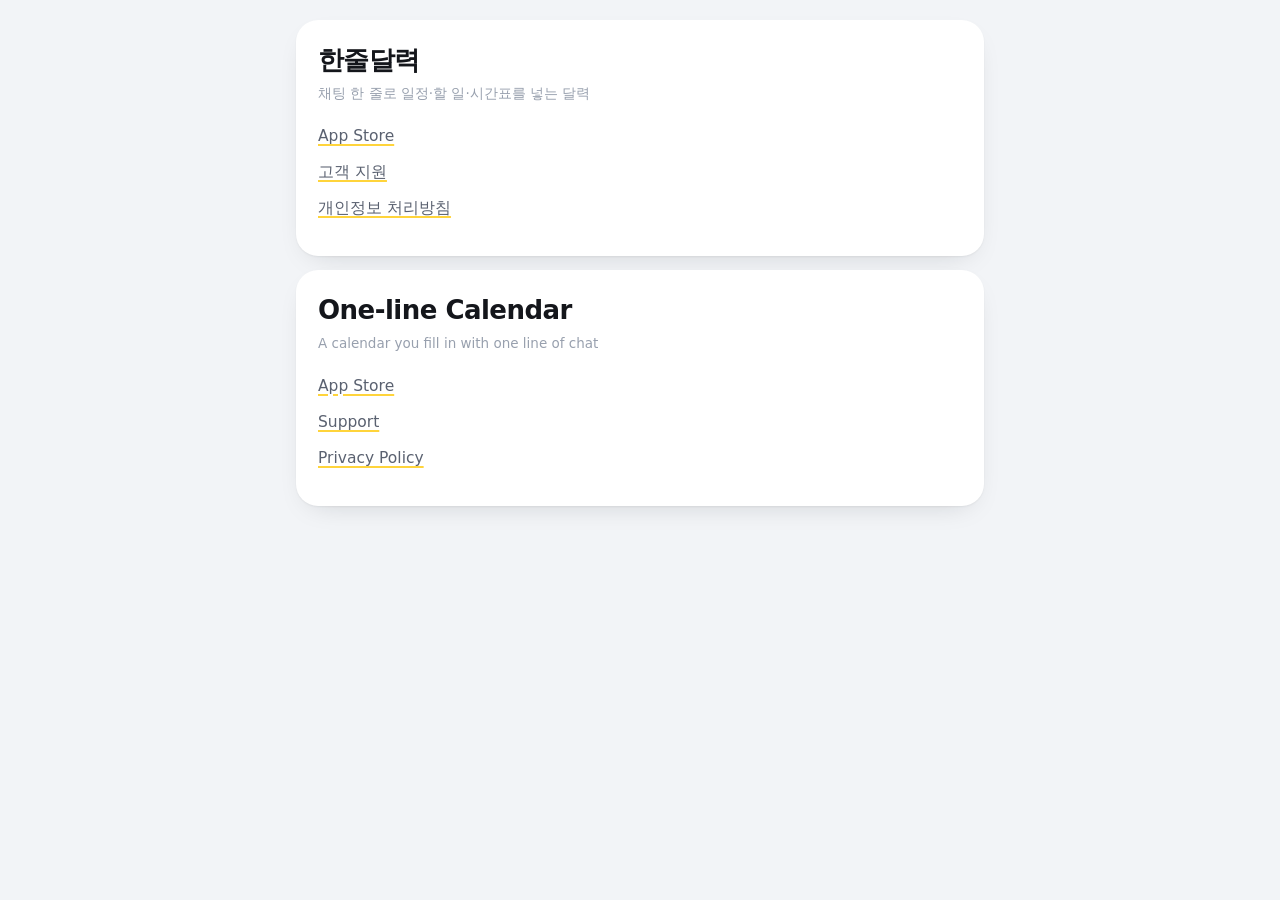
<file: index.html>
<!doctype html>
<html lang="ko">
<head>
<meta charset="utf-8">
<meta name="viewport" content="width=device-width,initial-scale=1,viewport-fit=cover">
<title>한줄달력</title>
<meta name="description" content="채팅 한 줄로 일정·할 일·시간표를 넣는 달력">
<link rel="icon" href="icons/icon.svg?v=2" type="image/svg+xml">
<link rel="stylesheet" href="page.css">
</head>
<body>
<main>
<article class="card" lang="ko">
  <h1>한줄달력</h1>
  <p class="meta">채팅 한 줄로 일정·할 일·시간표를 넣는 달력</p>
  <p><a href="https://apps.apple.com/app/id6819221880">App Store</a></p>
  <p><a href="support.html">고객 지원</a></p>
  <p><a href="privacy.html">개인정보 처리방침</a></p>
</article>

<article class="card" lang="en">
  <h1>One-line Calendar</h1>
  <p class="meta">A calendar you fill in with one line of chat</p>
  <p><a href="https://apps.apple.com/app/id6819221880">App Store</a></p>
  <p><a href="support.html#en">Support</a></p>
  <p><a href="privacy.html#en">Privacy Policy</a></p>
</article>
</main>
</body>
</html>
</file>
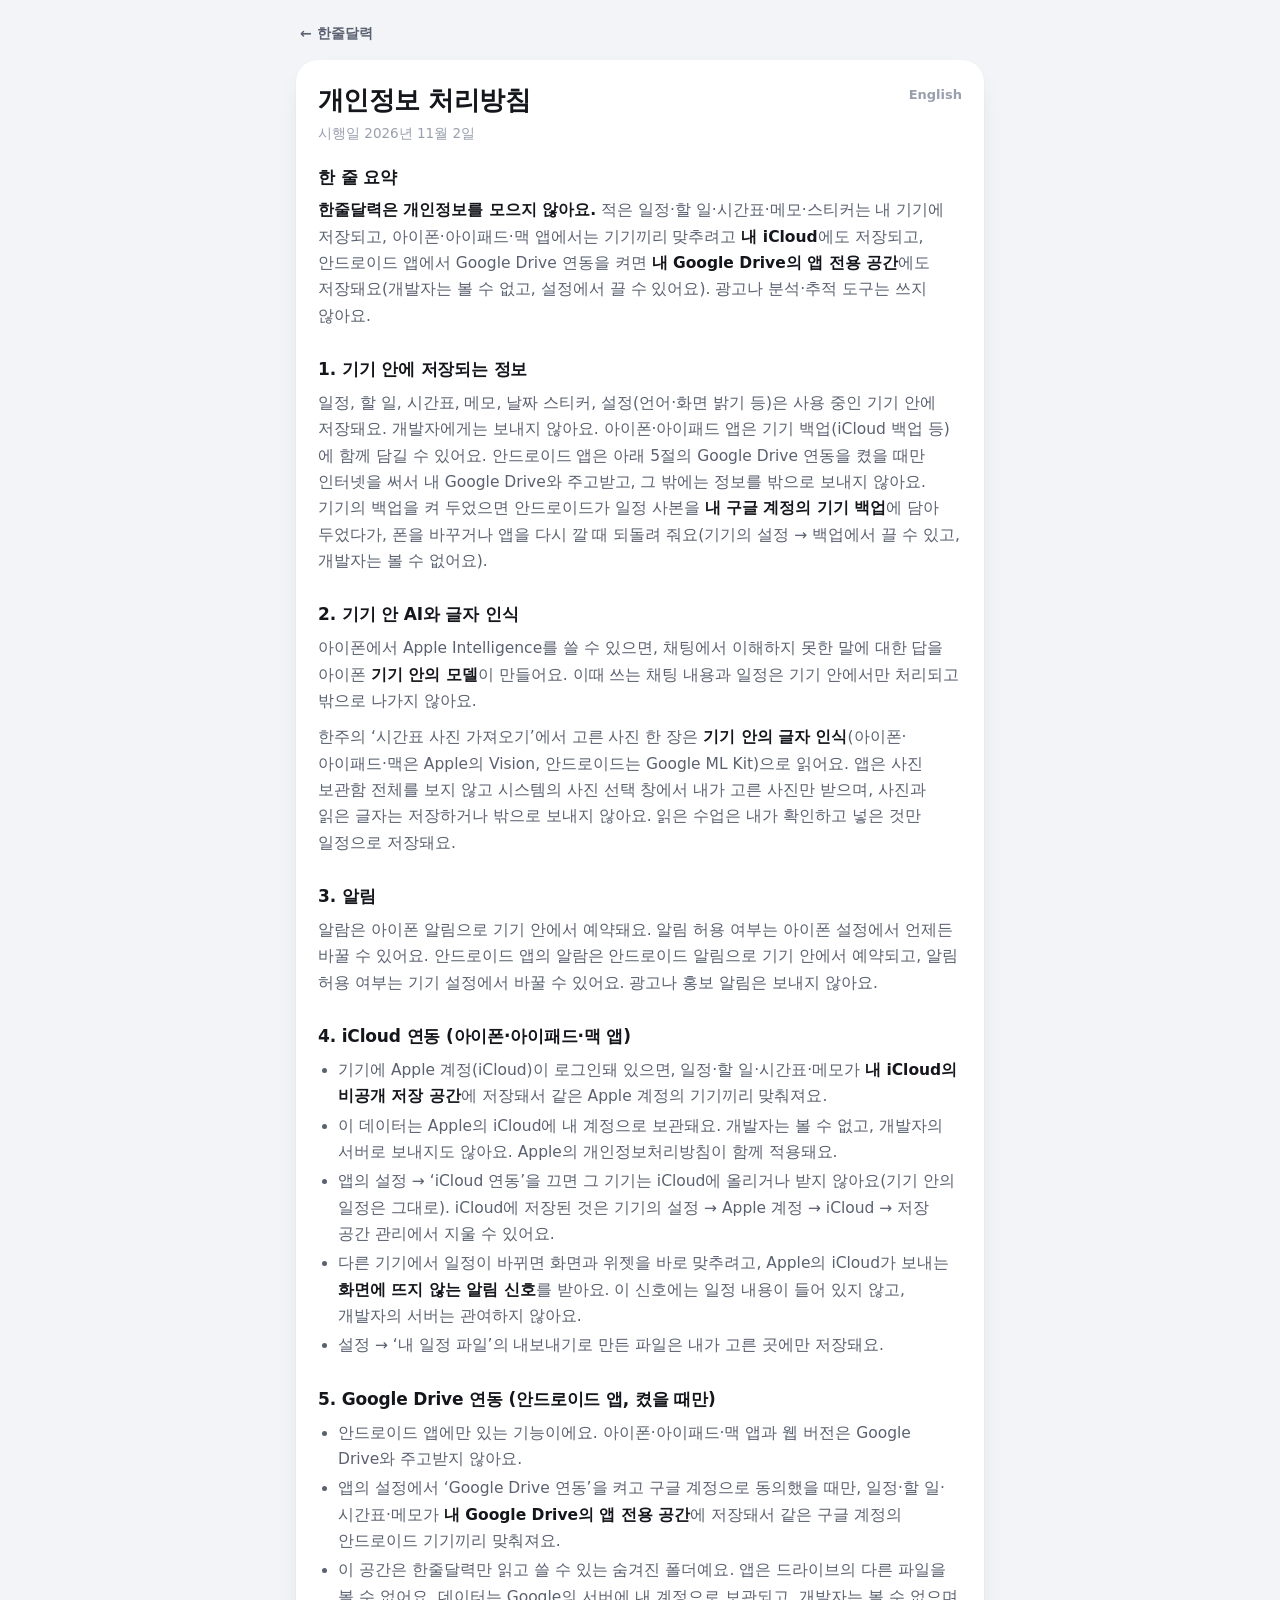
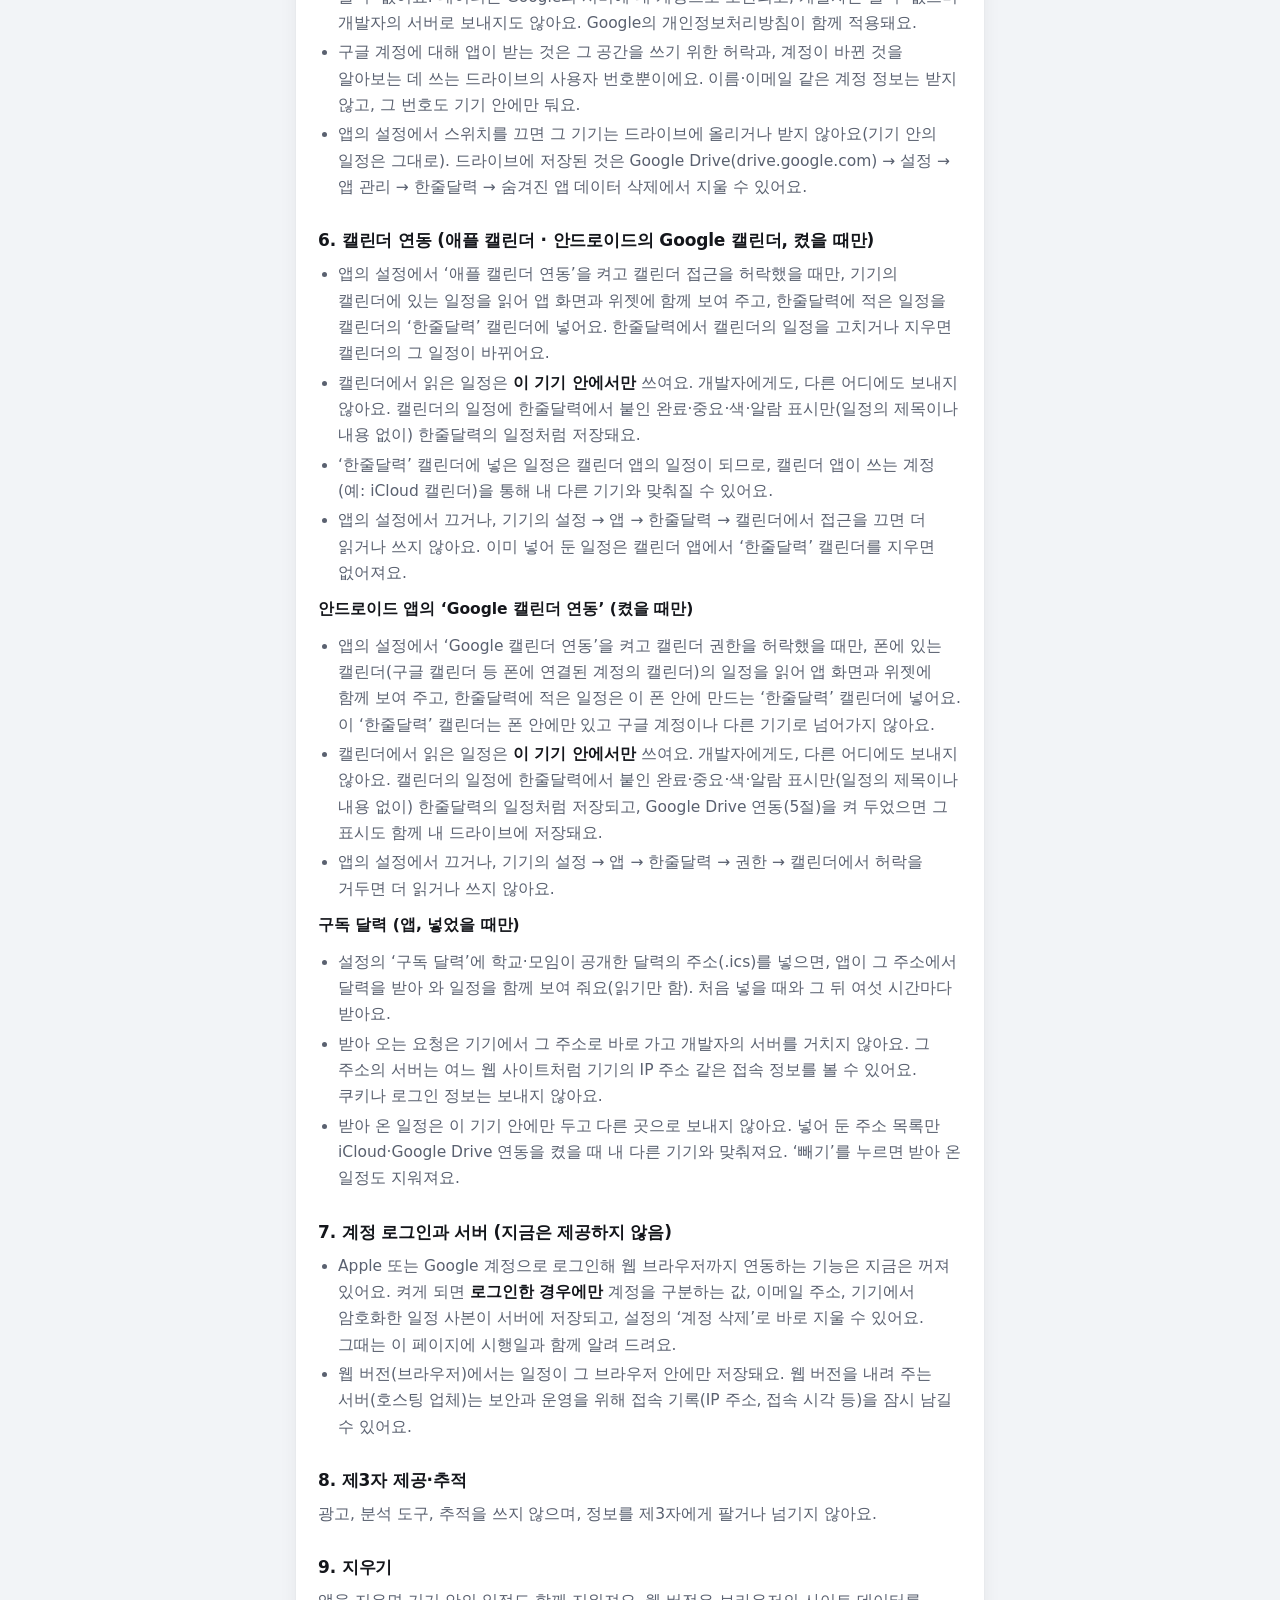
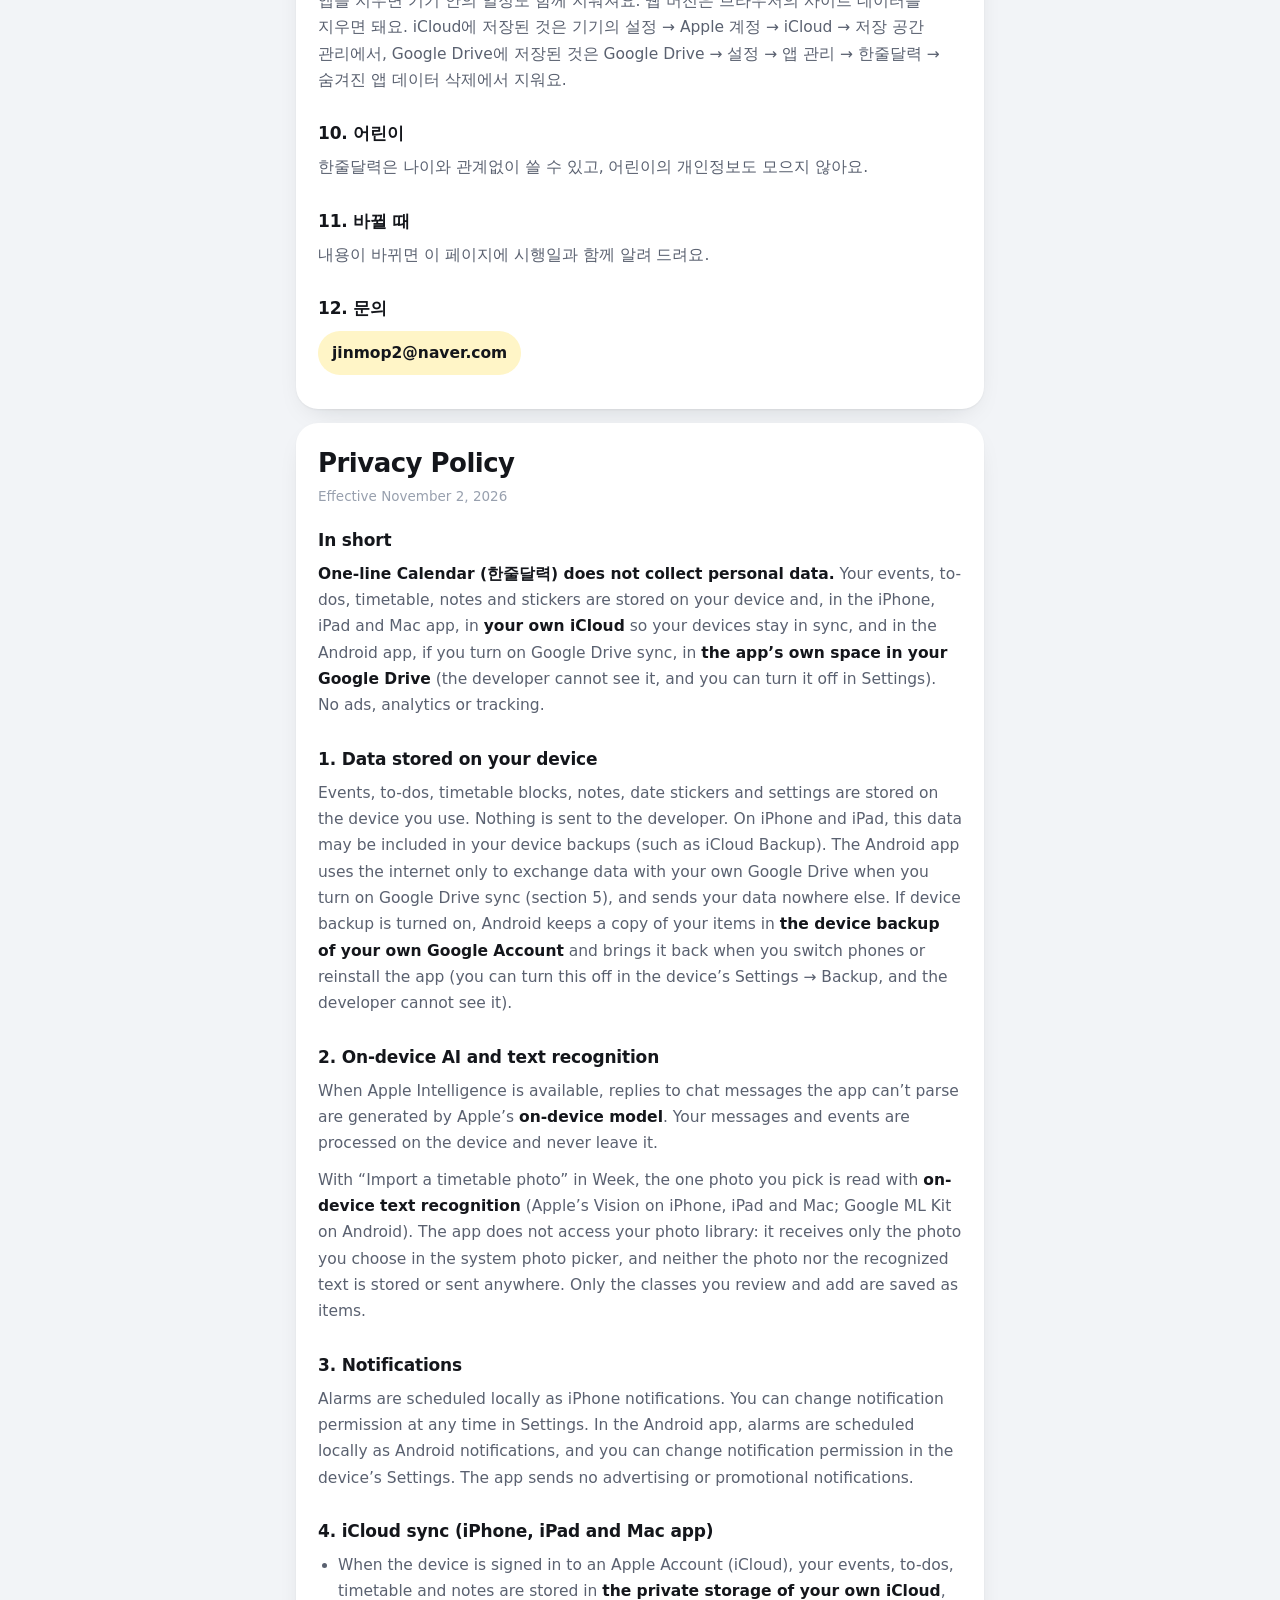
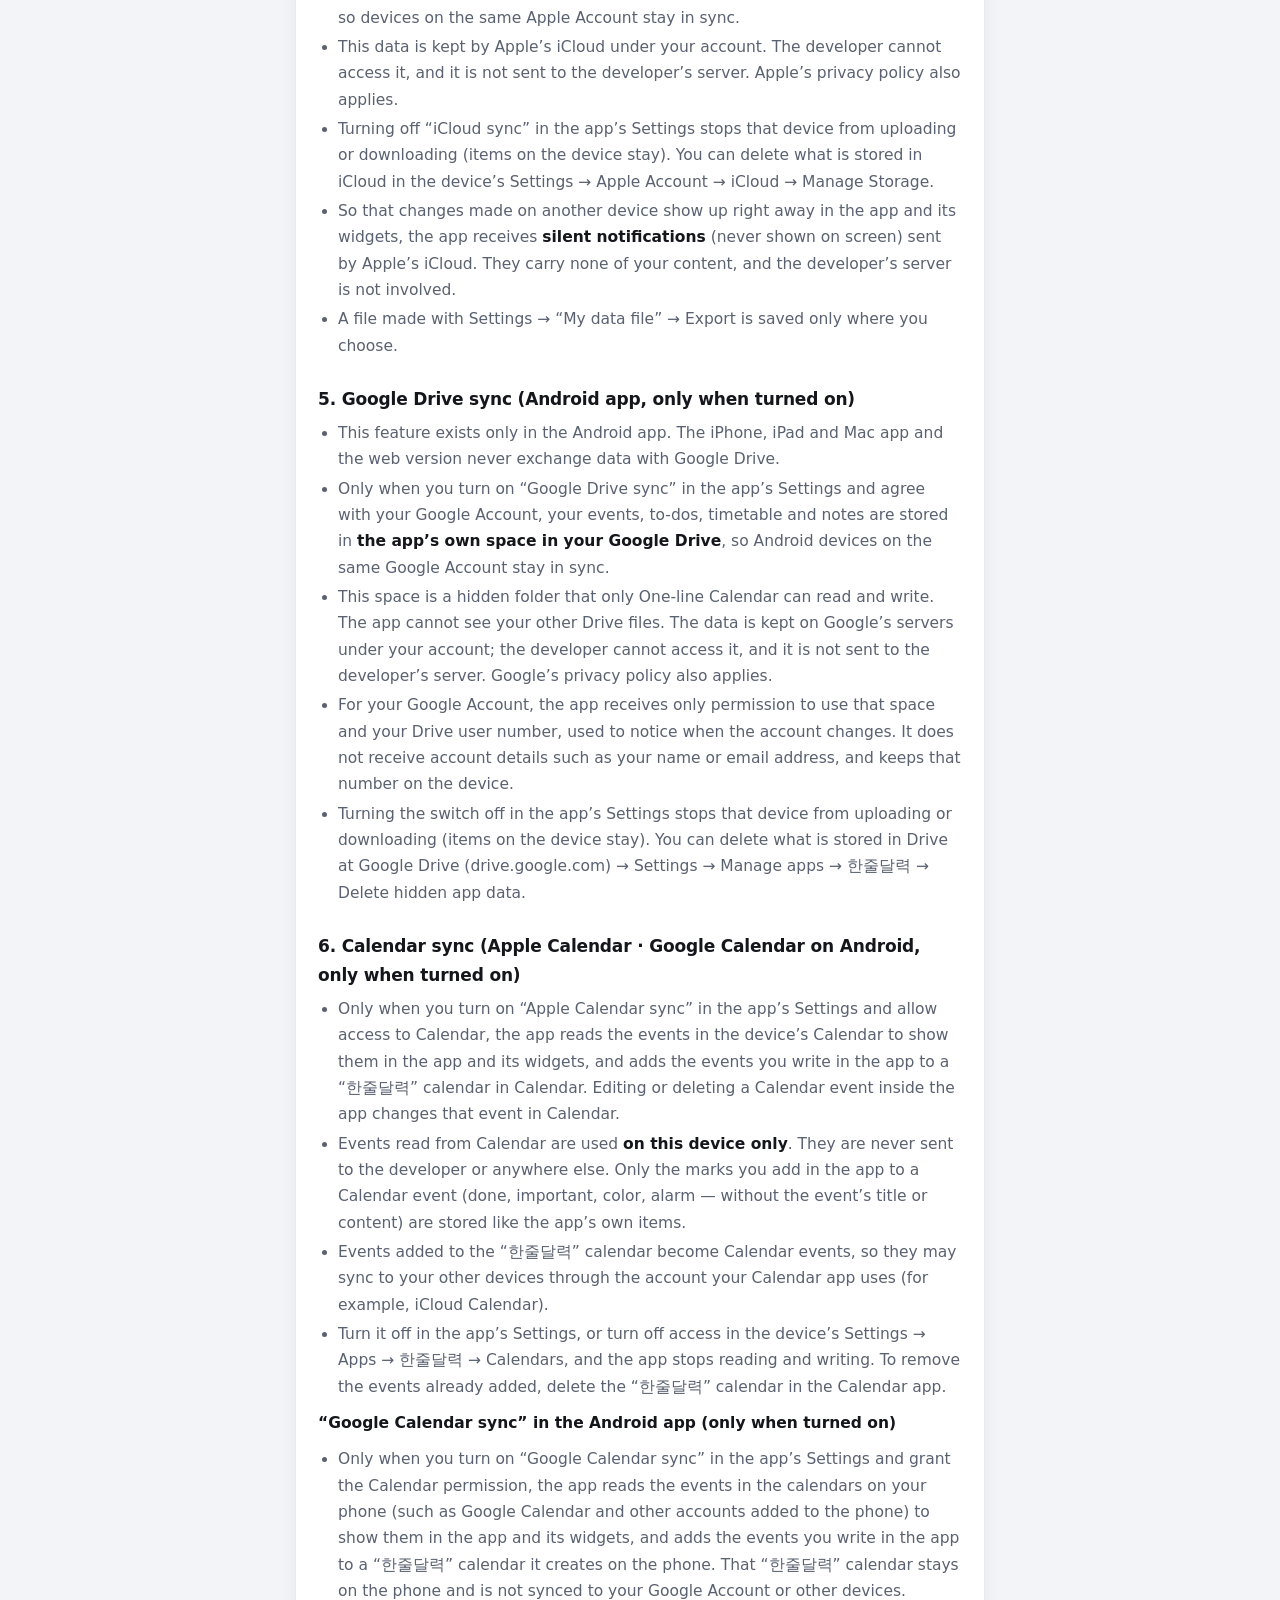
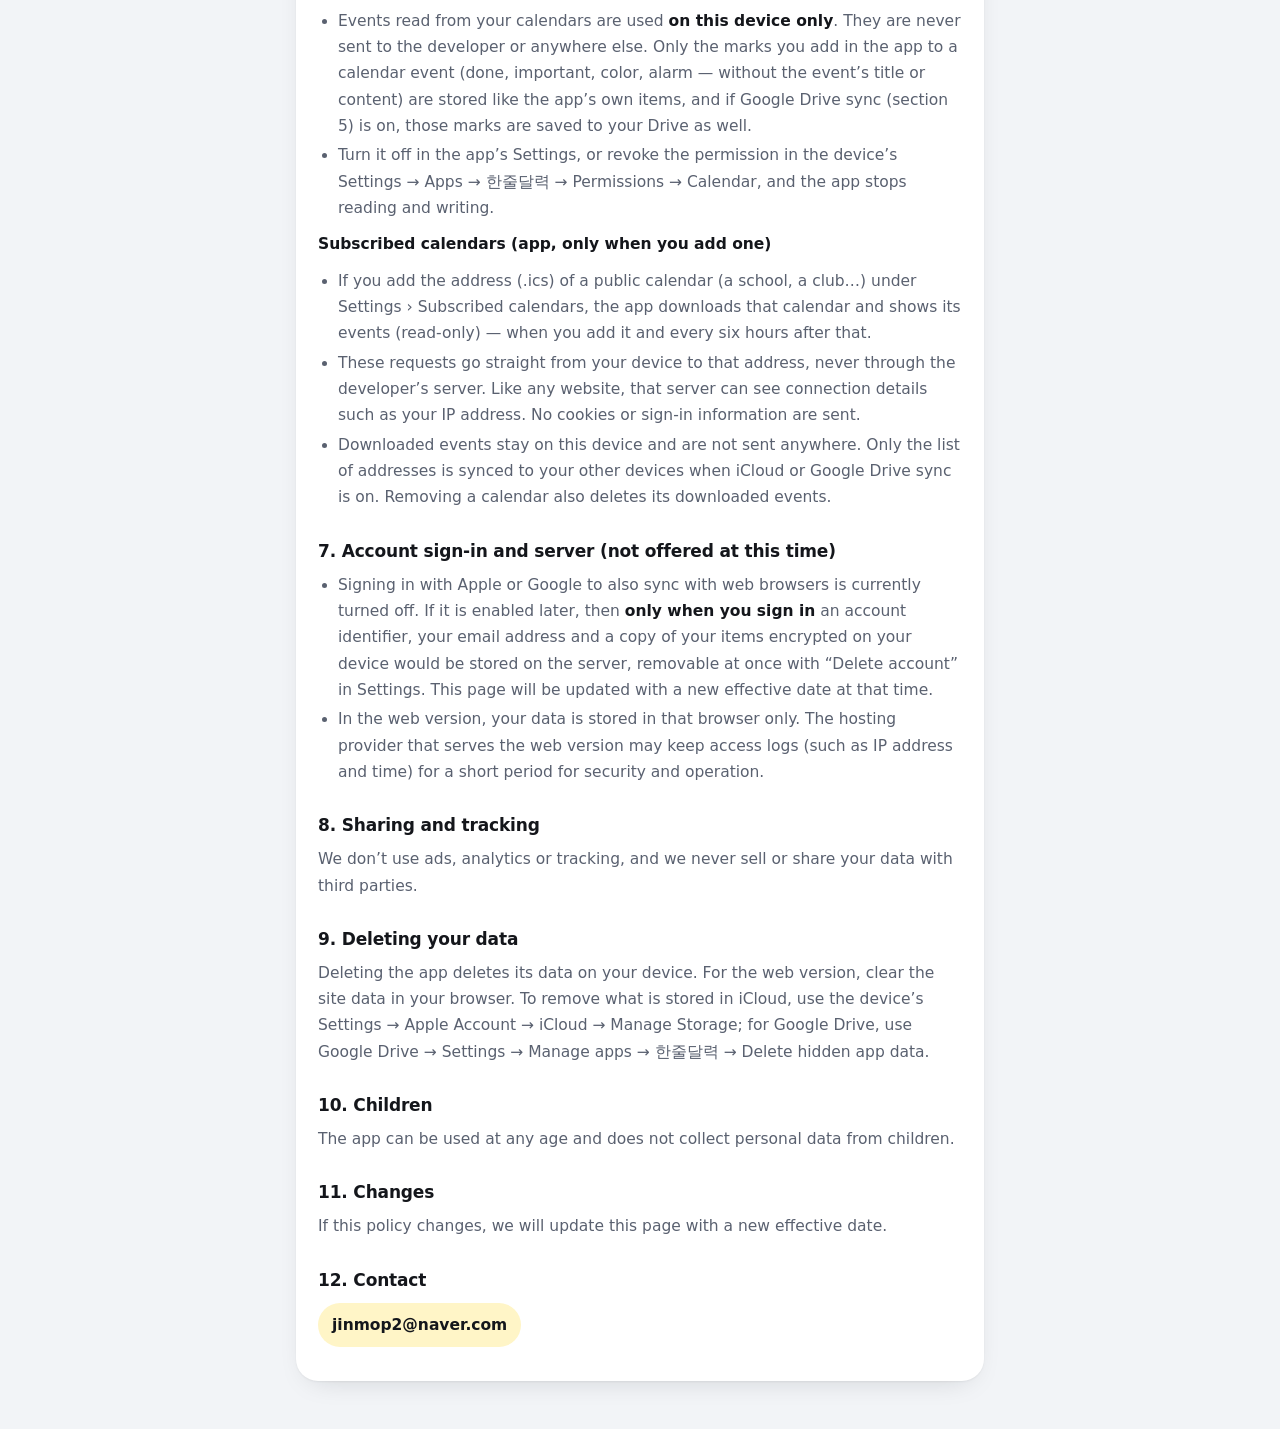
<file: privacy.html>
<!doctype html>
<html lang="ko">
<head>
<meta charset="utf-8">
<meta name="viewport" content="width=device-width,initial-scale=1,viewport-fit=cover">
<title>개인정보 처리방침 · 한줄달력</title>
<meta name="description" content="한줄달력 개인정보 처리방침">
<link rel="icon" href="icons/icon.svg?v=2" type="image/svg+xml">
<link rel="stylesheet" href="page.css">
</head>
<body>
<main>
<a class="back" href="./">← 한줄달력</a>

<article class="card" lang="ko">
  <a class="lang" href="#en">English</a>
  <h1>개인정보 처리방침</h1>
  <p class="meta">시행일 2026년 11월 2일</p>

  <h2>한 줄 요약</h2>
  <p><b>한줄달력은 개인정보를 모으지 않아요.</b> 적은 일정·할 일·시간표·메모·스티커는 내 기기에 저장되고, 아이폰·아이패드·맥 앱에서는 기기끼리 맞추려고 <b>내 iCloud</b>에도 저장되고, 안드로이드 앱에서 Google Drive 연동을 켜면 <b>내 Google Drive의 앱 전용 공간</b>에도 저장돼요(개발자는 볼 수 없고, 설정에서 끌 수 있어요). 광고나 분석·추적 도구는 쓰지 않아요.</p>

  <h2>1. 기기 안에 저장되는 정보</h2>
  <p>일정, 할 일, 시간표, 메모, 날짜 스티커, 설정(언어·화면 밝기 등)은 사용 중인 기기 안에 저장돼요. 개발자에게는 보내지 않아요. 아이폰·아이패드 앱은 기기 백업(iCloud 백업 등)에 함께 담길 수 있어요. 안드로이드 앱은 아래 5절의 Google Drive 연동을 켰을 때만 인터넷을 써서 내 Google Drive와 주고받고, 그 밖에는 정보를 밖으로 보내지 않아요. 기기의 백업을 켜 두었으면 안드로이드가 일정 사본을 <b>내 구글 계정의 기기 백업</b>에 담아 두었다가, 폰을 바꾸거나 앱을 다시 깔 때 되돌려 줘요(기기의 설정 → 백업에서 끌 수 있고, 개발자는 볼 수 없어요).</p>

  <h2>2. 기기 안 AI와 글자 인식</h2>
  <p>아이폰에서 Apple Intelligence를 쓸 수 있으면, 채팅에서 이해하지 못한 말에 대한 답을 아이폰 <b>기기 안의 모델</b>이 만들어요. 이때 쓰는 채팅 내용과 일정은 기기 안에서만 처리되고 밖으로 나가지 않아요.</p>
  <p>한주의 ‘시간표 사진 가져오기’에서 고른 사진 한 장은 <b>기기 안의 글자 인식</b>(아이폰·아이패드·맥은 Apple의 Vision, 안드로이드는 Google ML Kit)으로 읽어요. 앱은 사진 보관함 전체를 보지 않고 시스템의 사진 선택 창에서 내가 고른 사진만 받으며, 사진과 읽은 글자는 저장하거나 밖으로 보내지 않아요. 읽은 수업은 내가 확인하고 넣은 것만 일정으로 저장돼요.</p>

  <h2>3. 알림</h2>
  <p>알람은 아이폰 알림으로 기기 안에서 예약돼요. 알림 허용 여부는 아이폰 설정에서 언제든 바꿀 수 있어요. 안드로이드 앱의 알람은 안드로이드 알림으로 기기 안에서 예약되고, 알림 허용 여부는 기기 설정에서 바꿀 수 있어요. 광고나 홍보 알림은 보내지 않아요.</p>

  <h2>4. iCloud 연동 (아이폰·아이패드·맥 앱)</h2>
  <ul>
    <li>기기에 Apple 계정(iCloud)이 로그인돼 있으면, 일정·할 일·시간표·메모가 <b>내 iCloud의 비공개 저장 공간</b>에 저장돼서 같은 Apple 계정의 기기끼리 맞춰져요.</li>
    <li>이 데이터는 Apple의 iCloud에 내 계정으로 보관돼요. 개발자는 볼 수 없고, 개발자의 서버로 보내지도 않아요. Apple의 개인정보처리방침이 함께 적용돼요.</li>
    <li>앱의 설정 → ‘iCloud 연동’을 끄면 그 기기는 iCloud에 올리거나 받지 않아요(기기 안의 일정은 그대로). iCloud에 저장된 것은 기기의 설정 → Apple 계정 → iCloud → 저장 공간 관리에서 지울 수 있어요.</li>
    <li>다른 기기에서 일정이 바뀌면 화면과 위젯을 바로 맞추려고, Apple의 iCloud가 보내는 <b>화면에 뜨지 않는 알림 신호</b>를 받아요. 이 신호에는 일정 내용이 들어 있지 않고, 개발자의 서버는 관여하지 않아요.</li>
    <li>설정 → ‘내 일정 파일’의 내보내기로 만든 파일은 내가 고른 곳에만 저장돼요.</li>
  </ul>

  <h2>5. Google Drive 연동 (안드로이드 앱, 켰을 때만)</h2>
  <ul>
    <li>안드로이드 앱에만 있는 기능이에요. 아이폰·아이패드·맥 앱과 웹 버전은 Google Drive와 주고받지 않아요.</li>
    <li>앱의 설정에서 ‘Google Drive 연동’을 켜고 구글 계정으로 동의했을 때만, 일정·할 일·시간표·메모가 <b>내 Google Drive의 앱 전용 공간</b>에 저장돼서 같은 구글 계정의 안드로이드 기기끼리 맞춰져요.</li>
    <li>이 공간은 한줄달력만 읽고 쓸 수 있는 숨겨진 폴더예요. 앱은 드라이브의 다른 파일을 볼 수 없어요. 데이터는 Google의 서버에 내 계정으로 보관되고, 개발자는 볼 수 없으며 개발자의 서버로 보내지도 않아요. Google의 개인정보처리방침이 함께 적용돼요.</li>
    <li>구글 계정에 대해 앱이 받는 것은 그 공간을 쓰기 위한 허락과, 계정이 바뀐 것을 알아보는 데 쓰는 드라이브의 사용자 번호뿐이에요. 이름·이메일 같은 계정 정보는 받지 않고, 그 번호도 기기 안에만 둬요.</li>
    <li>앱의 설정에서 스위치를 끄면 그 기기는 드라이브에 올리거나 받지 않아요(기기 안의 일정은 그대로). 드라이브에 저장된 것은 Google Drive(drive.google.com) → 설정 → 앱 관리 → 한줄달력 → 숨겨진 앱 데이터 삭제에서 지울 수 있어요.</li>
  </ul>

  <h2>6. 캘린더 연동 (애플 캘린더 · 안드로이드의 Google 캘린더, 켰을 때만)</h2>
  <ul>
    <li>앱의 설정에서 ‘애플 캘린더 연동’을 켜고 캘린더 접근을 허락했을 때만, 기기의 캘린더에 있는 일정을 읽어 앱 화면과 위젯에 함께 보여 주고, 한줄달력에 적은 일정을 캘린더의 ‘한줄달력’ 캘린더에 넣어요. 한줄달력에서 캘린더의 일정을 고치거나 지우면 캘린더의 그 일정이 바뀌어요.</li>
    <li>캘린더에서 읽은 일정은 <b>이 기기 안에서만</b> 쓰여요. 개발자에게도, 다른 어디에도 보내지 않아요. 캘린더의 일정에 한줄달력에서 붙인 완료·중요·색·알람 표시만(일정의 제목이나 내용 없이) 한줄달력의 일정처럼 저장돼요.</li>
    <li>‘한줄달력’ 캘린더에 넣은 일정은 캘린더 앱의 일정이 되므로, 캘린더 앱이 쓰는 계정(예: iCloud 캘린더)을 통해 내 다른 기기와 맞춰질 수 있어요.</li>
    <li>앱의 설정에서 끄거나, 기기의 설정 → 앱 → 한줄달력 → 캘린더에서 접근을 끄면 더 읽거나 쓰지 않아요. 이미 넣어 둔 일정은 캘린더 앱에서 ‘한줄달력’ 캘린더를 지우면 없어져요.</li>
  </ul>
  <p><b>안드로이드 앱의 ‘Google 캘린더 연동’ (켰을 때만)</b></p>
  <ul>
    <li>앱의 설정에서 ‘Google 캘린더 연동’을 켜고 캘린더 권한을 허락했을 때만, 폰에 있는 캘린더(구글 캘린더 등 폰에 연결된 계정의 캘린더)의 일정을 읽어 앱 화면과 위젯에 함께 보여 주고, 한줄달력에 적은 일정은 이 폰 안에 만드는 ‘한줄달력’ 캘린더에 넣어요. 이 ‘한줄달력’ 캘린더는 폰 안에만 있고 구글 계정이나 다른 기기로 넘어가지 않아요.</li>
    <li>캘린더에서 읽은 일정은 <b>이 기기 안에서만</b> 쓰여요. 개발자에게도, 다른 어디에도 보내지 않아요. 캘린더의 일정에 한줄달력에서 붙인 완료·중요·색·알람 표시만(일정의 제목이나 내용 없이) 한줄달력의 일정처럼 저장되고, Google Drive 연동(5절)을 켜 두었으면 그 표시도 함께 내 드라이브에 저장돼요.</li>
    <li>앱의 설정에서 끄거나, 기기의 설정 → 앱 → 한줄달력 → 권한 → 캘린더에서 허락을 거두면 더 읽거나 쓰지 않아요.</li>
  </ul>

  <p><b>구독 달력 (앱, 넣었을 때만)</b></p>
  <ul>
    <li>설정의 ‘구독 달력’에 학교·모임이 공개한 달력의 주소(.ics)를 넣으면, 앱이 그 주소에서 달력을 받아 와 일정을 함께 보여 줘요(읽기만 함). 처음 넣을 때와 그 뒤 여섯 시간마다 받아요.</li>
    <li>받아 오는 요청은 기기에서 그 주소로 바로 가고 개발자의 서버를 거치지 않아요. 그 주소의 서버는 여느 웹 사이트처럼 기기의 IP 주소 같은 접속 정보를 볼 수 있어요. 쿠키나 로그인 정보는 보내지 않아요.</li>
    <li>받아 온 일정은 이 기기 안에만 두고 다른 곳으로 보내지 않아요. 넣어 둔 주소 목록만 iCloud·Google Drive 연동을 켰을 때 내 다른 기기와 맞춰져요. ‘빼기’를 누르면 받아 온 일정도 지워져요.</li>
  </ul>

  <h2>7. 계정 로그인과 서버 (지금은 제공하지 않음)</h2>
  <ul>
    <li>Apple 또는 Google 계정으로 로그인해 웹 브라우저까지 연동하는 기능은 지금은 꺼져 있어요. 켜게 되면 <b>로그인한 경우에만</b> 계정을 구분하는 값, 이메일 주소, 기기에서 암호화한 일정 사본이 서버에 저장되고, 설정의 ‘계정 삭제’로 바로 지울 수 있어요. 그때는 이 페이지에 시행일과 함께 알려 드려요.</li>
    <li>웹 버전(브라우저)에서는 일정이 그 브라우저 안에만 저장돼요. 웹 버전을 내려 주는 서버(호스팅 업체)는 보안과 운영을 위해 접속 기록(IP 주소, 접속 시각 등)을 잠시 남길 수 있어요.</li>
  </ul>

  <h2>8. 제3자 제공·추적</h2>
  <p>광고, 분석 도구, 추적을 쓰지 않으며, 정보를 제3자에게 팔거나 넘기지 않아요.</p>

  <h2>9. 지우기</h2>
  <p>앱을 지우면 기기 안의 일정도 함께 지워져요. 웹 버전은 브라우저의 사이트 데이터를 지우면 돼요. iCloud에 저장된 것은 기기의 설정 → Apple 계정 → iCloud → 저장 공간 관리에서, Google Drive에 저장된 것은 Google Drive → 설정 → 앱 관리 → 한줄달력 → 숨겨진 앱 데이터 삭제에서 지워요.</p>

  <h2>10. 어린이</h2>
  <p>한줄달력은 나이와 관계없이 쓸 수 있고, 어린이의 개인정보도 모으지 않아요.</p>

  <h2>11. 바뀔 때</h2>
  <p>내용이 바뀌면 이 페이지에 시행일과 함께 알려 드려요.</p>

  <h2>12. 문의</h2>
  <p><a class="contact" href="mailto:jinmop2@naver.com">jinmop2@naver.com</a></p>
</article>

<article class="card" id="en" lang="en">
  <h1>Privacy Policy</h1>
  <p class="meta">Effective November 2, 2026</p>

  <h2>In short</h2>
  <p><b>One-line Calendar (한줄달력) does not collect personal data.</b> Your events, to-dos, timetable, notes and stickers are stored on your device and, in the iPhone, iPad and Mac app, in <b>your own iCloud</b> so your devices stay in sync, and in the Android app, if you turn on Google Drive sync, in <b>the app’s own space in your Google Drive</b> (the developer cannot see it, and you can turn it off in Settings). No ads, analytics or tracking.</p>

  <h2>1. Data stored on your device</h2>
  <p>Events, to-dos, timetable blocks, notes, date stickers and settings are stored on the device you use. Nothing is sent to the developer. On iPhone and iPad, this data may be included in your device backups (such as iCloud Backup). The Android app uses the internet only to exchange data with your own Google Drive when you turn on Google Drive sync (section 5), and sends your data nowhere else. If device backup is turned on, Android keeps a copy of your items in <b>the device backup of your own Google Account</b> and brings it back when you switch phones or reinstall the app (you can turn this off in the device’s Settings → Backup, and the developer cannot see it).</p>

  <h2>2. On-device AI and text recognition</h2>
  <p>When Apple Intelligence is available, replies to chat messages the app can’t parse are generated by Apple’s <b>on-device model</b>. Your messages and events are processed on the device and never leave it.</p>
  <p>With “Import a timetable photo” in Week, the one photo you pick is read with <b>on-device text recognition</b> (Apple’s Vision on iPhone, iPad and Mac; Google ML Kit on Android). The app does not access your photo library: it receives only the photo you choose in the system photo picker, and neither the photo nor the recognized text is stored or sent anywhere. Only the classes you review and add are saved as items.</p>

  <h2>3. Notifications</h2>
  <p>Alarms are scheduled locally as iPhone notifications. You can change notification permission at any time in Settings. In the Android app, alarms are scheduled locally as Android notifications, and you can change notification permission in the device’s Settings. The app sends no advertising or promotional notifications.</p>

  <h2>4. iCloud sync (iPhone, iPad and Mac app)</h2>
  <ul>
    <li>When the device is signed in to an Apple Account (iCloud), your events, to-dos, timetable and notes are stored in <b>the private storage of your own iCloud</b>, so devices on the same Apple Account stay in sync.</li>
    <li>This data is kept by Apple’s iCloud under your account. The developer cannot access it, and it is not sent to the developer’s server. Apple’s privacy policy also applies.</li>
    <li>Turning off “iCloud sync” in the app’s Settings stops that device from uploading or downloading (items on the device stay). You can delete what is stored in iCloud in the device’s Settings → Apple Account → iCloud → Manage Storage.</li>
    <li>So that changes made on another device show up right away in the app and its widgets, the app receives <b>silent notifications</b> (never shown on screen) sent by Apple’s iCloud. They carry none of your content, and the developer’s server is not involved.</li>
    <li>A file made with Settings → “My data file” → Export is saved only where you choose.</li>
  </ul>

  <h2>5. Google Drive sync (Android app, only when turned on)</h2>
  <ul>
    <li>This feature exists only in the Android app. The iPhone, iPad and Mac app and the web version never exchange data with Google Drive.</li>
    <li>Only when you turn on “Google Drive sync” in the app’s Settings and agree with your Google Account, your events, to-dos, timetable and notes are stored in <b>the app’s own space in your Google Drive</b>, so Android devices on the same Google Account stay in sync.</li>
    <li>This space is a hidden folder that only One-line Calendar can read and write. The app cannot see your other Drive files. The data is kept on Google’s servers under your account; the developer cannot access it, and it is not sent to the developer’s server. Google’s privacy policy also applies.</li>
    <li>For your Google Account, the app receives only permission to use that space and your Drive user number, used to notice when the account changes. It does not receive account details such as your name or email address, and keeps that number on the device.</li>
    <li>Turning the switch off in the app’s Settings stops that device from uploading or downloading (items on the device stay). You can delete what is stored in Drive at Google Drive (drive.google.com) → Settings → Manage apps → 한줄달력 → Delete hidden app data.</li>
  </ul>

  <h2>6. Calendar sync (Apple Calendar · Google Calendar on Android, only when turned on)</h2>
  <ul>
    <li>Only when you turn on “Apple Calendar sync” in the app’s Settings and allow access to Calendar, the app reads the events in the device’s Calendar to show them in the app and its widgets, and adds the events you write in the app to a “한줄달력” calendar in Calendar. Editing or deleting a Calendar event inside the app changes that event in Calendar.</li>
    <li>Events read from Calendar are used <b>on this device only</b>. They are never sent to the developer or anywhere else. Only the marks you add in the app to a Calendar event (done, important, color, alarm — without the event’s title or content) are stored like the app’s own items.</li>
    <li>Events added to the “한줄달력” calendar become Calendar events, so they may sync to your other devices through the account your Calendar app uses (for example, iCloud Calendar).</li>
    <li>Turn it off in the app’s Settings, or turn off access in the device’s Settings → Apps → 한줄달력 → Calendars, and the app stops reading and writing. To remove the events already added, delete the “한줄달력” calendar in the Calendar app.</li>
  </ul>
  <p><b>“Google Calendar sync” in the Android app (only when turned on)</b></p>
  <ul>
    <li>Only when you turn on “Google Calendar sync” in the app’s Settings and grant the Calendar permission, the app reads the events in the calendars on your phone (such as Google Calendar and other accounts added to the phone) to show them in the app and its widgets, and adds the events you write in the app to a “한줄달력” calendar it creates on the phone. That “한줄달력” calendar stays on the phone and is not synced to your Google Account or other devices.</li>
    <li>Events read from your calendars are used <b>on this device only</b>. They are never sent to the developer or anywhere else. Only the marks you add in the app to a calendar event (done, important, color, alarm — without the event’s title or content) are stored like the app’s own items, and if Google Drive sync (section 5) is on, those marks are saved to your Drive as well.</li>
    <li>Turn it off in the app’s Settings, or revoke the permission in the device’s Settings → Apps → 한줄달력 → Permissions → Calendar, and the app stops reading and writing.</li>
  </ul>

  <p><b>Subscribed calendars (app, only when you add one)</b></p>
  <ul>
    <li>If you add the address (.ics) of a public calendar (a school, a club…) under Settings › Subscribed calendars, the app downloads that calendar and shows its events (read-only) — when you add it and every six hours after that.</li>
    <li>These requests go straight from your device to that address, never through the developer’s server. Like any website, that server can see connection details such as your IP address. No cookies or sign-in information are sent.</li>
    <li>Downloaded events stay on this device and are not sent anywhere. Only the list of addresses is synced to your other devices when iCloud or Google Drive sync is on. Removing a calendar also deletes its downloaded events.</li>
  </ul>

  <h2>7. Account sign-in and server (not offered at this time)</h2>
  <ul>
    <li>Signing in with Apple or Google to also sync with web browsers is currently turned off. If it is enabled later, then <b>only when you sign in</b> an account identifier, your email address and a copy of your items encrypted on your device would be stored on the server, removable at once with “Delete account” in Settings. This page will be updated with a new effective date at that time.</li>
    <li>In the web version, your data is stored in that browser only. The hosting provider that serves the web version may keep access logs (such as IP address and time) for a short period for security and operation.</li>
  </ul>

  <h2>8. Sharing and tracking</h2>
  <p>We don’t use ads, analytics or tracking, and we never sell or share your data with third parties.</p>

  <h2>9. Deleting your data</h2>
  <p>Deleting the app deletes its data on your device. For the web version, clear the site data in your browser. To remove what is stored in iCloud, use the device’s Settings → Apple Account → iCloud → Manage Storage; for Google Drive, use Google Drive → Settings → Manage apps → 한줄달력 → Delete hidden app data.</p>

  <h2>10. Children</h2>
  <p>The app can be used at any age and does not collect personal data from children.</p>

  <h2>11. Changes</h2>
  <p>If this policy changes, we will update this page with a new effective date.</p>

  <h2>12. Contact</h2>
  <p><a class="contact" href="mailto:jinmop2@naver.com">jinmop2@naver.com</a></p>
</article>
</main>
</body>
</html>
</file>
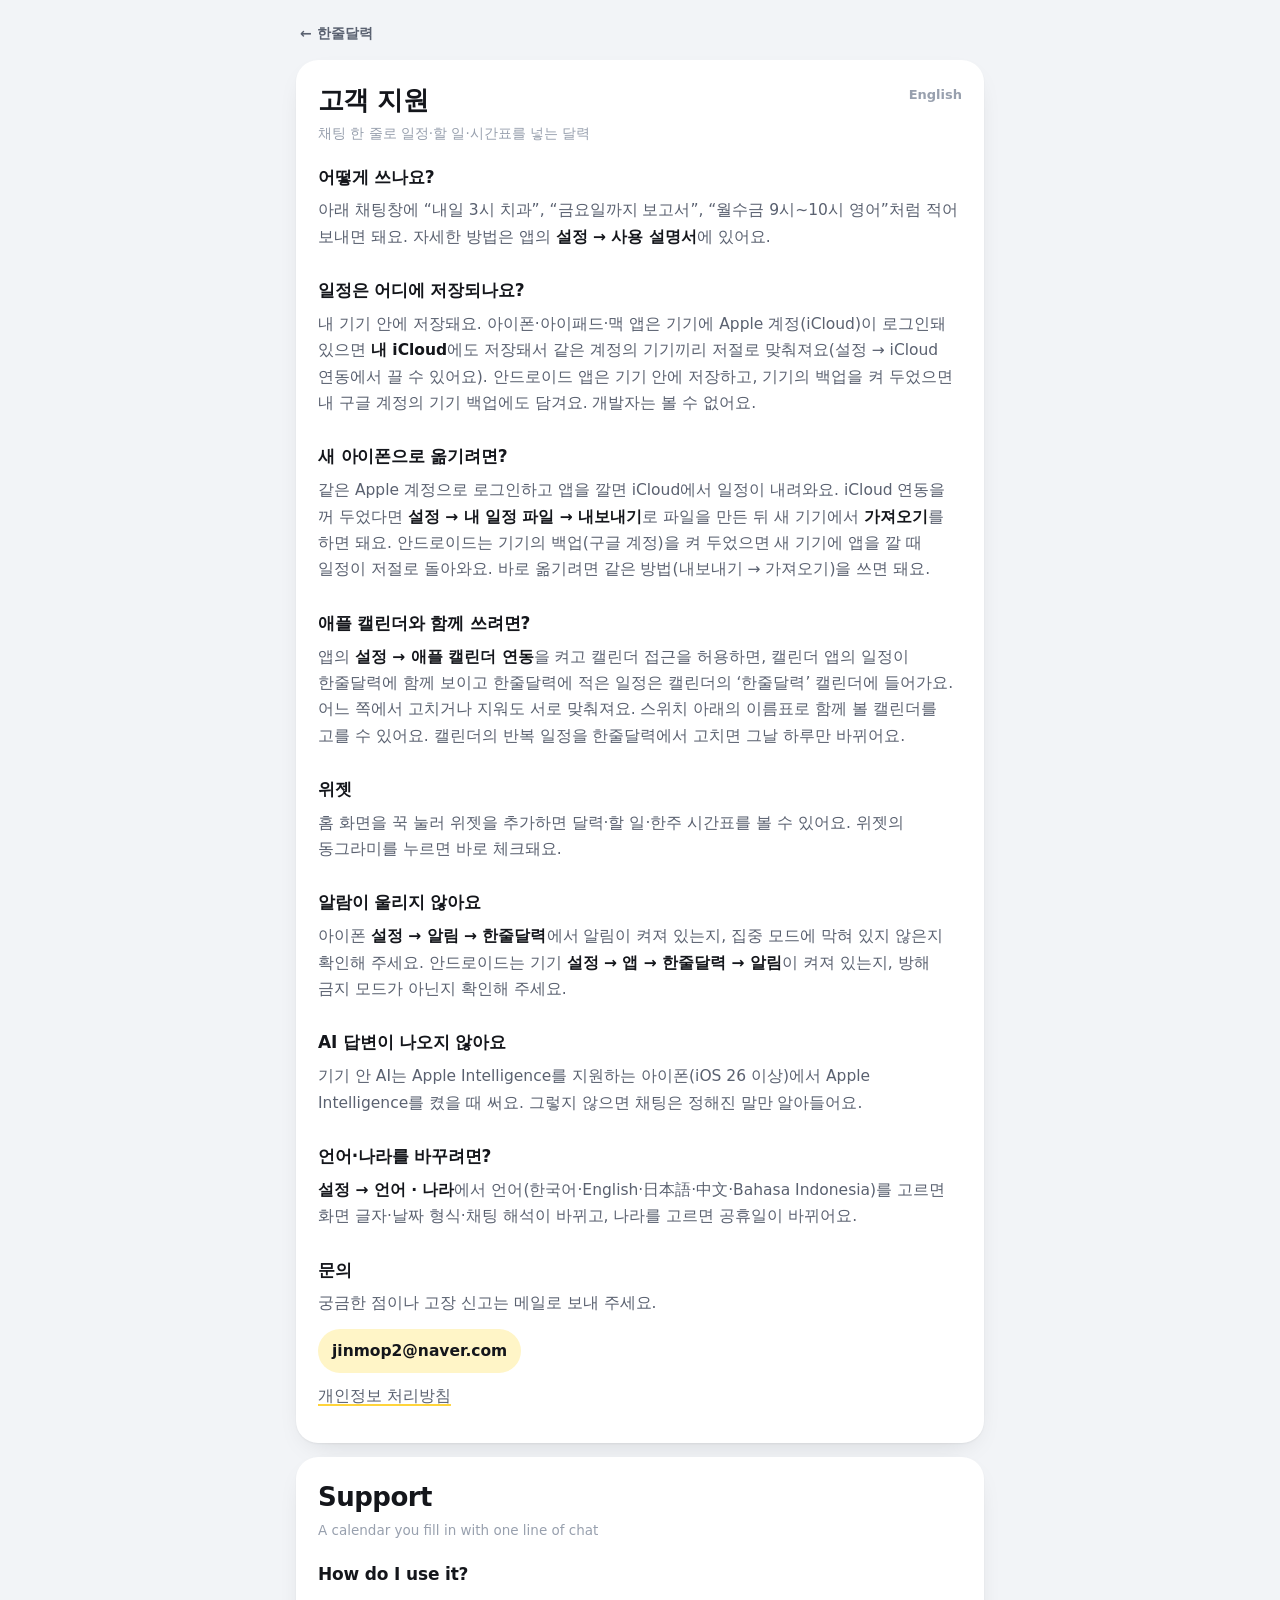
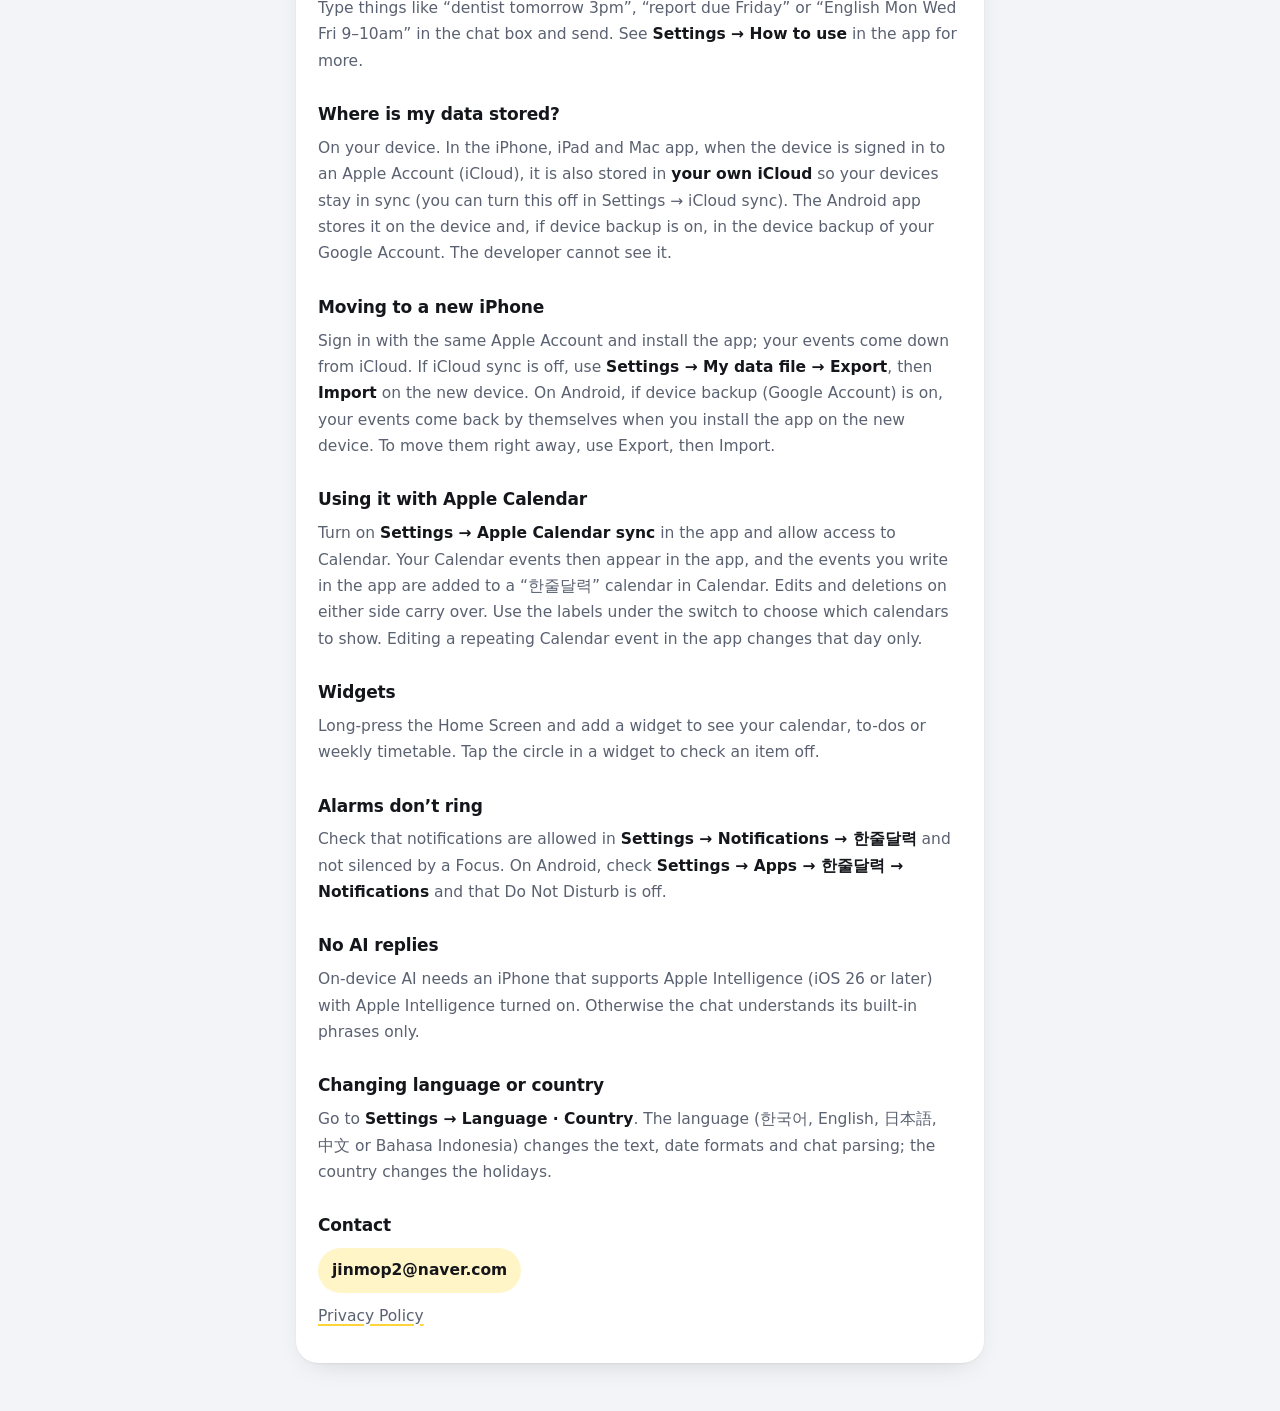
<file: support.html>
<!doctype html>
<html lang="ko">
<head>
<meta charset="utf-8">
<meta name="viewport" content="width=device-width,initial-scale=1,viewport-fit=cover">
<title>고객 지원 · 한줄달력</title>
<meta name="description" content="한줄달력 고객 지원 · 자주 묻는 질문">
<link rel="icon" href="icons/icon.svg?v=2" type="image/svg+xml">
<link rel="stylesheet" href="page.css">
</head>
<body>
<main>
<a class="back" href="./">← 한줄달력</a>

<article class="card" lang="ko">
  <a class="lang" href="#en">English</a>
  <h1>고객 지원</h1>
  <p class="meta">채팅 한 줄로 일정·할 일·시간표를 넣는 달력</p>

  <h2>어떻게 쓰나요?</h2>
  <p>아래 채팅창에 “내일 3시 치과”, “금요일까지 보고서”, “월수금 9시~10시 영어”처럼 적어 보내면 돼요. 자세한 방법은 앱의 <b>설정 → 사용 설명서</b>에 있어요.</p>

  <h2>일정은 어디에 저장되나요?</h2>
  <p>내 기기 안에 저장돼요. 아이폰·아이패드·맥 앱은 기기에 Apple 계정(iCloud)이 로그인돼 있으면 <b>내 iCloud</b>에도 저장돼서 같은 계정의 기기끼리 저절로 맞춰져요(설정 → iCloud 연동에서 끌 수 있어요). 안드로이드 앱은 기기 안에 저장하고, 기기의 백업을 켜 두었으면 내 구글 계정의 기기 백업에도 담겨요. 개발자는 볼 수 없어요.</p>

  <h2>새 아이폰으로 옮기려면?</h2>
  <p>같은 Apple 계정으로 로그인하고 앱을 깔면 iCloud에서 일정이 내려와요. iCloud 연동을 꺼 두었다면 <b>설정 → 내 일정 파일 → 내보내기</b>로 파일을 만든 뒤 새 기기에서 <b>가져오기</b>를 하면 돼요. 안드로이드는 기기의 백업(구글 계정)을 켜 두었으면 새 기기에 앱을 깔 때 일정이 저절로 돌아와요. 바로 옮기려면 같은 방법(내보내기 → 가져오기)을 쓰면 돼요.</p>

  <h2>애플 캘린더와 함께 쓰려면?</h2>
  <p>앱의 <b>설정 → 애플 캘린더 연동</b>을 켜고 캘린더 접근을 허용하면, 캘린더 앱의 일정이 한줄달력에 함께 보이고 한줄달력에 적은 일정은 캘린더의 ‘한줄달력’ 캘린더에 들어가요. 어느 쪽에서 고치거나 지워도 서로 맞춰져요. 스위치 아래의 이름표로 함께 볼 캘린더를 고를 수 있어요. 캘린더의 반복 일정을 한줄달력에서 고치면 그날 하루만 바뀌어요.</p>

  <h2>위젯</h2>
  <p>홈 화면을 꾹 눌러 위젯을 추가하면 달력·할 일·한주 시간표를 볼 수 있어요. 위젯의 동그라미를 누르면 바로 체크돼요.</p>

  <h2>알람이 울리지 않아요</h2>
  <p>아이폰 <b>설정 → 알림 → 한줄달력</b>에서 알림이 켜져 있는지, 집중 모드에 막혀 있지 않은지 확인해 주세요. 안드로이드는 기기 <b>설정 → 앱 → 한줄달력 → 알림</b>이 켜져 있는지, 방해 금지 모드가 아닌지 확인해 주세요.</p>

  <h2>AI 답변이 나오지 않아요</h2>
  <p>기기 안 AI는 Apple Intelligence를 지원하는 아이폰(iOS 26 이상)에서 Apple Intelligence를 켰을 때 써요. 그렇지 않으면 채팅은 정해진 말만 알아들어요.</p>

  <h2>언어·나라를 바꾸려면?</h2>
  <p><b>설정 → 언어 · 나라</b>에서 언어(한국어·English·日本語·中文·Bahasa Indonesia)를 고르면 화면 글자·날짜 형식·채팅 해석이 바뀌고, 나라를 고르면 공휴일이 바뀌어요.</p>

  <h2>문의</h2>
  <p>궁금한 점이나 고장 신고는 메일로 보내 주세요.</p>
  <p><a class="contact" href="mailto:jinmop2@naver.com">jinmop2@naver.com</a></p>
  <p><a href="privacy.html">개인정보 처리방침</a></p>
</article>

<article class="card" id="en" lang="en">
  <h1>Support</h1>
  <p class="meta">A calendar you fill in with one line of chat</p>

  <h2>How do I use it?</h2>
  <p>Type things like “dentist tomorrow 3pm”, “report due Friday” or “English Mon Wed Fri 9–10am” in the chat box and send. See <b>Settings → How to use</b> in the app for more.</p>

  <h2>Where is my data stored?</h2>
  <p>On your device. In the iPhone, iPad and Mac app, when the device is signed in to an Apple Account (iCloud), it is also stored in <b>your own iCloud</b> so your devices stay in sync (you can turn this off in Settings → iCloud sync). The Android app stores it on the device and, if device backup is on, in the device backup of your Google Account. The developer cannot see it.</p>

  <h2>Moving to a new iPhone</h2>
  <p>Sign in with the same Apple Account and install the app; your events come down from iCloud. If iCloud sync is off, use <b>Settings → My data file → Export</b>, then <b>Import</b> on the new device. On Android, if device backup (Google Account) is on, your events come back by themselves when you install the app on the new device. To move them right away, use Export, then Import.</p>

  <h2>Using it with Apple Calendar</h2>
  <p>Turn on <b>Settings → Apple Calendar sync</b> in the app and allow access to Calendar. Your Calendar events then appear in the app, and the events you write in the app are added to a “한줄달력” calendar in Calendar. Edits and deletions on either side carry over. Use the labels under the switch to choose which calendars to show. Editing a repeating Calendar event in the app changes that day only.</p>

  <h2>Widgets</h2>
  <p>Long-press the Home Screen and add a widget to see your calendar, to-dos or weekly timetable. Tap the circle in a widget to check an item off.</p>

  <h2>Alarms don’t ring</h2>
  <p>Check that notifications are allowed in <b>Settings → Notifications → 한줄달력</b> and not silenced by a Focus. On Android, check <b>Settings → Apps → 한줄달력 → Notifications</b> and that Do Not Disturb is off.</p>

  <h2>No AI replies</h2>
  <p>On-device AI needs an iPhone that supports Apple Intelligence (iOS 26 or later) with Apple Intelligence turned on. Otherwise the chat understands its built-in phrases only.</p>

  <h2>Changing language or country</h2>
  <p>Go to <b>Settings → Language · Country</b>. The language (한국어, English, 日本語, 中文 or Bahasa Indonesia) changes the text, date formats and chat parsing; the country changes the holidays.</p>

  <h2>Contact</h2>
  <p><a class="contact" href="mailto:jinmop2@naver.com">jinmop2@naver.com</a></p>
  <p><a href="privacy.html#en">Privacy Policy</a></p>
</article>
</main>
</body>
</html>
</file>
<file: page.css>
/* 개인정보 처리방침·고객 지원 같은 읽는 페이지 (앱과 같은 색·글꼴) */
:root{
  --ground:#F2F4F7; --paper:#FFFFFF; --ink:#14161B; --ink-2:#5A6170; --ink-3:#98A0AE; --line:#E9ECF1; --hl:#FFD43B; --hl-soft:#FFF5C7;
  --f-ui:-apple-system,BlinkMacSystemFont,"Apple SD Gothic Neo","Pretendard","Noto Sans KR","Malgun Gothic",system-ui,sans-serif;
  color-scheme:light dark;
}
@media (prefers-color-scheme:dark){
  :root{--ground:#0E1014; --paper:#171A20; --ink:#ECEFF4; --ink-2:#A6AFBD; --ink-3:#6F7887; --line:#252A32; --hl:#F5C518; --hl-soft:#3A3212}
}
*{box-sizing:border-box}
html{-webkit-text-size-adjust:100%}
body{margin:0;background:var(--ground);color:var(--ink);font-family:var(--f-ui);font-size:15.5px;line-height:1.7;-webkit-font-smoothing:antialiased;word-break:keep-all;overflow-wrap:anywhere}
main{max-width:720px;margin:0 auto;padding:calc(env(safe-area-inset-top) + 20px) 16px calc(env(safe-area-inset-bottom) + 48px)}
.card{background:var(--paper);border-radius:22px;padding:24px 22px;box-shadow:0 1px 2px rgba(20,22,27,.05),0 10px 30px -16px rgba(20,22,27,.22)}
.card+.card{margin-top:14px}
.back{display:inline-block;margin:0 0 14px 4px;color:var(--ink-2);text-decoration:none;font-weight:600;font-size:14px}
.in-app .back{display:none}
h1{margin:0 0 4px;font-size:26px;letter-spacing:-.02em;line-height:1.3}
.meta{margin:0 0 18px;color:var(--ink-3);font-size:13.5px}
h2{margin:26px 0 6px;font-size:17px;letter-spacing:-.01em}
h2:first-of-type{margin-top:8px}
p{margin:0 0 10px;color:var(--ink-2)}
ul{margin:0 0 10px;padding-left:20px;color:var(--ink-2)}
li{margin:3px 0}
b,strong{color:var(--ink)}
a{color:inherit;text-decoration-color:var(--hl);text-decoration-thickness:2px;text-underline-offset:3px}
.contact{display:inline-block;margin-top:2px;padding:9px 14px;border-radius:999px;background:var(--hl-soft);color:var(--ink);font-weight:700;text-decoration:none}
.lang{float:right;font-size:13px;color:var(--ink-3);text-decoration:none;font-weight:600}
</file>
